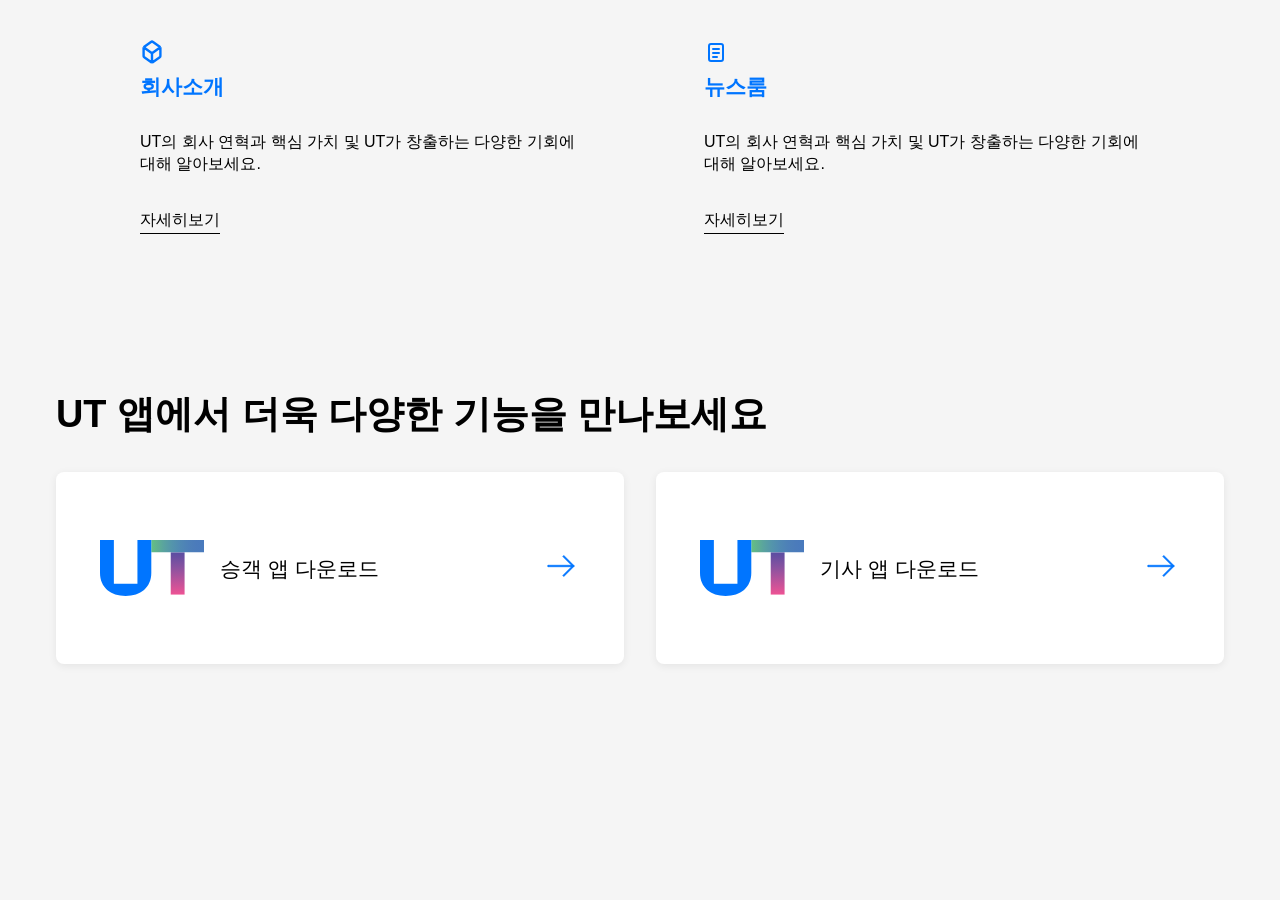
<file: src/intro-download-section/introDownloadSection.html>
<!DOCTYPE html>
<html lang="ko-KR">
  <head>
    <meta charset="UTF-8" />
    <meta name="viewport" content="width=device-width, initial-scale=1.0" />
    <link rel="stylesheet" href="/src/intro-download-section/introDownloadSection.css" />
    <link rel="stylesheet" href="/src/style.css" />
    <title></title>
  </head>
  <body>
    <div class="contents" role="group" aria-label="소개 섹션">
      <div class="info-box">
        <div class="icon-wrapper">
          <!-- SVG 아이콘 -->
          <svg width="16" height="20" viewBox="0 0 16 20" fill="none" xmlns="http://www.w3.org/2000/svg" role="img" aria-label="화살표 아이콘" focusable="false">
            <path d="M8 19V11M8 19L1.83752 14.5982C1.42695 14.305 1.22166 14.1583 1.11083 13.943C1 13.7276 1 13.4753 1 12.9708V6M8 19L14.1625 14.5982C14.573 14.305 14.7783 14.1583 14.8892 13.943C15 13.7276 15 13.4753 15 12.9708V6M8 11L1 6M8 11L15 6M1 6L6.83752 1.83034C7.39886 1.42938 7.67953 1.2289 8 1.2289C8.32047 1.2289 8.60114 1.42938 9.16248 1.83034L15 6" stroke="#0075FF" stroke-width="2" stroke-linejoin="round" />
          </svg>
        </div>
        <header>회사소개</header>
        <p>UT의 회사 연혁과 핵심 가치 및 UT가 창출하는 다양한 기회에 대해 알아보세요.</p>
        <a href="/">자세히보기</a>
      </div>

      <div class="info-box">
        <div class="icon-wrapper">
          <!-- SVG 아이콘 (복사 붙여넣기 동일) -->
          <svg width="24" height="24" viewBox="0 0 24 24" fill="none" xmlns="http://www.w3.org/2000/svg">
            <rect x="5" y="4" width="14" height="17" rx="2" stroke="#0075FF" stroke-width="2" />
            <path d="M9 9H15" stroke="#0075FF" stroke-width="2" stroke-linecap="round" />
            <path d="M9 13H15" stroke="#0075FF" stroke-width="2" stroke-linecap="round" />
            <path d="M9 17H13" stroke="#0075FF" stroke-width="2" stroke-linecap="round" />
          </svg>
        </div>
        <header>뉴스룸</header>
        <p>UT의 회사 연혁과 핵심 가치 및 UT가 창출하는 다양한 기회에 대해 알아보세요.</p>
        <a href="/">자세히보기</a>
      </div>
    </div>

    <div class="container-box">
      <div class="container">
        <h2 class="section-header">UT 앱에서 더욱 다양한 기능을 만나보세요</h2>

        <div class="download-wrapper">
          <div class="download">
            <div class="svg" aria-label="회사 로고">
              <svg width="104" height="104" viewBox="0 0 104 104" fill="none" xmlns="http://www.w3.org/2000/svg">
                <path d="M84.5873 36.3251H70.72V78.5783H84.5873V36.3251Z" fill="url(#paint0_linear_76872_925)" />
                <path d="M104 24.0594H51.3074V36.3272H104V24.0594Z" fill="url(#paint1_linear_76872_925)" />
                <path d="M37.44 24.0594V67.6728H13.8674V24.0594H0V56.7715C0 71.5583 10.7994 79.9427 25.6526 79.9427C40.5059 79.9427 51.3053 71.5583 51.3053 56.7715V24.0594H37.44Z" fill="#0075FF" />
                <defs>
                  <linearGradient id="paint0_linear_76872_925" x1="77.6533" y1="78.8854" x2="77.6533" y2="37.3241" gradientUnits="userSpaceOnUse">
                    <stop stop-color="#EF5394" />
                    <stop offset="0.65" stop-color="#8B52A0" />
                    <stop offset="1" stop-color="#5D4EA1" />
                  </linearGradient>
                  <linearGradient id="paint1_linear_76872_925" x1="51.6423" y1="30.1922" x2="103.984" y2="30.1922" gradientUnits="userSpaceOnUse">
                    <stop stop-color="#65C081" />
                    <stop offset="0.0637" stop-color="#62B68B" />
                    <stop offset="0.2224" stop-color="#5AA49E" />
                    <stop offset="0.3821" stop-color="#5495AB" />
                    <stop offset="0.5406" stop-color="#5089B3" />
                    <stop offset="0.6972" stop-color="#4D80B8" />
                    <stop offset="0.8513" stop-color="#4B7BBB" />
                    <stop offset="1" stop-color="#497ABD" />
                  </linearGradient>
                </defs>
              </svg>
            </div>
            <p>승객 앱 다운로드</p>
            <a href="/" class="icon" aria-label="다운로드 상세 페이지로 이동">
              <svg width="56" height="56" viewBox="0 0 56 56" fill="none" xmlns="http://www.w3.org/2000/svg" aria-hidden="true" focusable="false">
                <path d="M46.6666 28L47.3737 27.2929L48.0808 28L47.3737 28.7071L46.6666 28ZM11.6666 29C11.1143 29 10.6666 28.5523 10.6666 28C10.6666 27.4477 11.1143 27 11.6666 27V28V29ZM32.6666 14L33.3737 13.2929L47.3737 27.2929L46.6666 28L45.9595 28.7071L31.9595 14.7071L32.6666 14ZM46.6666 28L47.3737 28.7071L33.3737 42.7071L32.6666 42L31.9595 41.2929L45.9595 27.2929L46.6666 28ZM46.6666 28V29H11.6666V28V27H46.6666V28Z" fill="#0075FF" />
              </svg>
            </a>
          </div>

          <div class="download">
            <div class="svg" aria-label="회사 로고">
              <svg width="104" height="104" viewBox="0 0 104 104" fill="none" xmlns="http://www.w3.org/2000/svg">
                <path d="M84.5873 36.3251H70.72V78.5783H84.5873V36.3251Z" fill="url(#paint0_linear_76872_925)" />
                <path d="M104 24.0594H51.3074V36.3272H104V24.0594Z" fill="url(#paint1_linear_76872_925)" />
                <path d="M37.44 24.0594V67.6728H13.8674V24.0594H0V56.7715C0 71.5583 10.7994 79.9427 25.6526 79.9427C40.5059 79.9427 51.3053 71.5583 51.3053 56.7715V24.0594H37.44Z" fill="#0075FF" />
                <defs>
                  <linearGradient id="paint0_linear_76872_925" x1="77.6533" y1="78.8854" x2="77.6533" y2="37.3241" gradientUnits="userSpaceOnUse">
                    <stop stop-color="#EF5394" />
                    <stop offset="0.65" stop-color="#8B52A0" />
                    <stop offset="1" stop-color="#5D4EA1" />
                  </linearGradient>
                  <linearGradient id="paint1_linear_76872_925" x1="51.6423" y1="30.1922" x2="103.984" y2="30.1922" gradientUnits="userSpaceOnUse">
                    <stop stop-color="#65C081" />
                    <stop offset="0.0637" stop-color="#62B68B" />
                    <stop offset="0.2224" stop-color="#5AA49E" />
                    <stop offset="0.3821" stop-color="#5495AB" />
                    <stop offset="0.5406" stop-color="#5089B3" />
                    <stop offset="0.6972" stop-color="#4D80B8" />
                    <stop offset="0.8513" stop-color="#4B7BBB" />
                    <stop offset="1" stop-color="#497ABD" />
                  </linearGradient>
                </defs>
              </svg>
            </div>
            <p>기사 앱 다운로드</p>
            <a href="/" class="icon" aria-label="다운로드 상세 페이지로 이동">
              <svg width="56" height="56" viewBox="0 0 56 56" fill="none" xmlns="http://www.w3.org/2000/svg" aria-hidden="true" focusable="false">
                <path d="M46.6666 28L47.3737 27.2929L48.0808 28L47.3737 28.7071L46.6666 28ZM11.6666 29C11.1143 29 10.6666 28.5523 10.6666 28C10.6666 27.4477 11.1143 27 11.6666 27V28V29ZM32.6666 14L33.3737 13.2929L47.3737 27.2929L46.6666 28L45.9595 28.7071L31.9595 14.7071L32.6666 14ZM46.6666 28L47.3737 28.7071L33.3737 42.7071L32.6666 42L31.9595 41.2929L45.9595 27.2929L46.6666 28ZM46.6666 28V29H11.6666V28V27H46.6666V28Z" fill="#0075FF" />
              </svg>
            </a>
          </div>
        </div>
      </div>
    </div>
  </body>
</html>
</file>
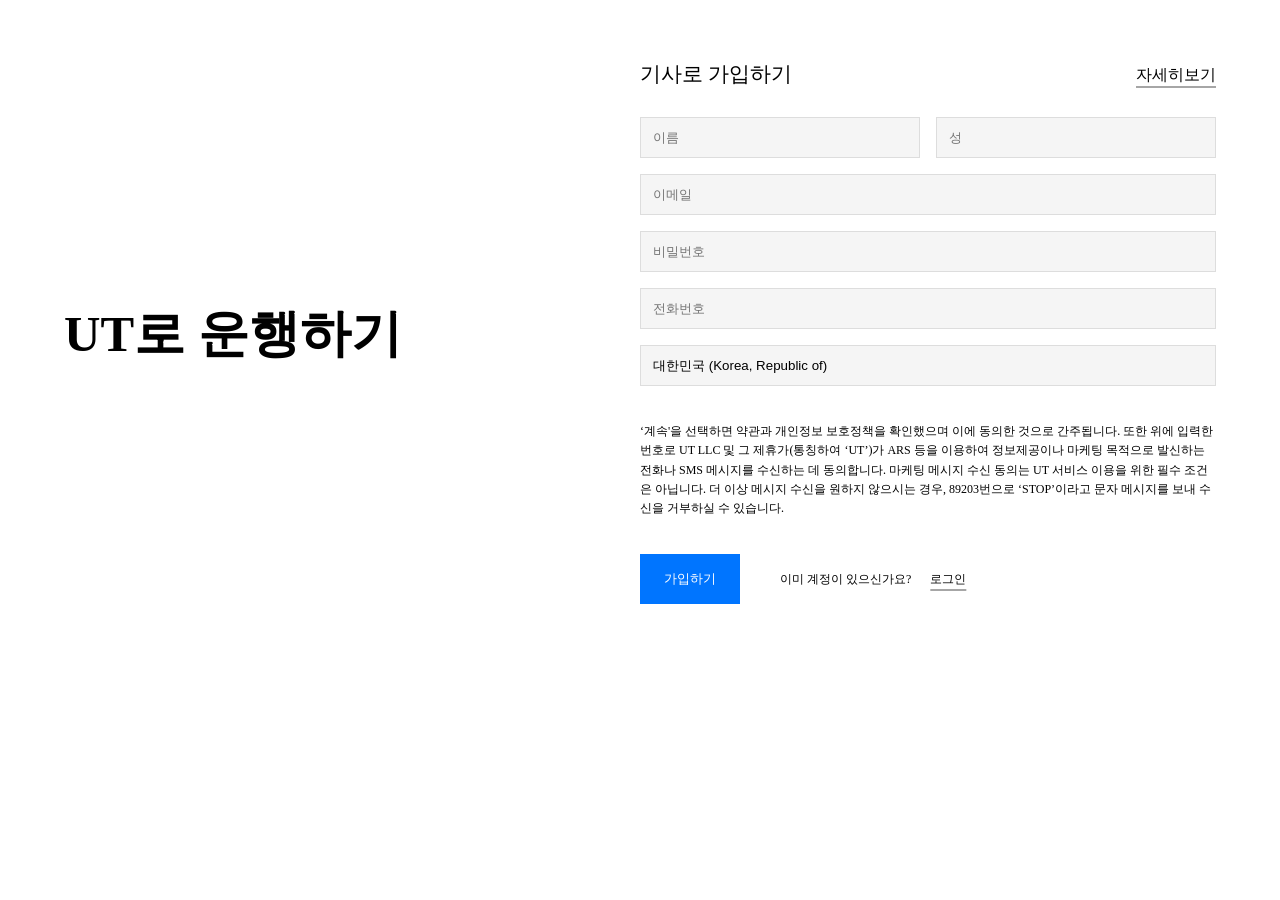
<file: src/sign-up/signUp.html>
<!DOCTYPE html>
<html lang="ko-KR">
  <head>
    <meta charset="UTF-8" />
    <meta name="viewport" content="width=device-width, initial-scale=1.0" />
    <link rel="shortcut icon" href="/public/favicon/likelion.ico" type="image/x-icon" />
    <link rel="stylesheet" href="./signUp.css" />
    <title></title>
  </head>
  <body>
    <div class="sign-up">
      <div class="container">
        <div class="wrapper-sign-up">
          <div class="left">
            <h1>UT로 운행하기</h1>
          </div>

          <div class="right">
            <div class="form-header">
              <h2>기사로 가입하기</h2>
              <a href="#" class="detail-link">자세히보기</a>
            </div>

            <form class="signup-form">
              <div class="form-row">
                <label for="firstName" class="sr-only">이름</label>
                <input type="search" id="firstName" placeholder="이름" required />

                <label for="lastName" class="sr-only">성</label>
                <input type="search" id="lastName" placeholder="성" required />
              </div>

              <label for="email" class="sr-only">이메일</label>
              <input type="email" id="email" placeholder="이메일" required />

              <label for="password" class="sr-only">비밀번호</label>
              <input type="password" id="password" placeholder="비밀번호" aria-describedby="password-error" required pattern="^(?=.*[A-Za-z])(?=.*\d)[A-Za-z\d]{8,}$" />
              <p id="password-error" class="error-msg">비밀번호는 최소 8자리, 숫자와 영문자를 포함해야 합니다.</p>

              <label for="phone" class="sr-only">전화번호</label>
              <input type="tel" id="phone" placeholder="전화번호" required />

              <label for="country" class="sr-only">국가 선택</label>
              <select name="country" required>
                <option value="">국가 선택</option>
                <option value="KR" selected>대한민국 (Korea, Republic of)</option>
                <option value="US">미국 (United States)</option>
                <option value="JP">일본 (Japan)</option>
                <option value="CN">중국 (China)</option>
              </select>

              <p class="terms">‘계속'을 선택하면 약관과 개인정보 보호정책을 확인했으며 이에 동의한 것으로 간주됩니다. 또한 위에 입력한 번호로 UT LLC 및 그 제휴가(통칭하여 ‘UT’)가 ARS 등을 이용하여 정보제공이나 마케팅 목적으로 발신하는 전화나 SMS 메시지를 수신하는 데 동의합니다. 마케팅 메시지 수신 동의는 UT 서비스 이용을 위한 필수 조건은 아닙니다. 더 이상 메시지 수신을 원하지 않으시는 경우, 89203번으로 ‘STOP’이라고 문자 메시지를 보내 수신을 거부하실 수 있습니다.</p>

              <button type="submit" class="submit-btn">가입하기</button>

              <p class="login-link">이미 계정이 있으신가요? <a href="#">로그인</a></p>
            </form>
          </div>
        </div>
      </div>
    </div>
  </body>
</html>
</file>
<file: src/intro-download-section/introDownloadSection.css>
body {
  background-color: var(--tertiary);
  font-family: 'Pretendard', sans-serif;
}

/* 다운로드 */
.container-box {
  display: flex;
  justify-content: center;

  .container {
    width: 100%;
    max-width: 1200px;
    padding: 6rem 1rem;
    box-sizing: border-box;

    .section-header {
      font-size: 2.3687rem;
      font-weight: bold;
      margin-bottom: 2rem;
    }

    .download-wrapper {
      display: flex;
      justify-content: space-between;
      gap: 2rem;

      .download {
        background-color: var(--secondary);
        box-shadow: 0 0.125rem 0.5rem rgba(0, 0, 0, 0.07);
        border-radius: 8px;
        width: 100%;
        max-width: 100%;
        display: flex;
        align-items: center;
        justify-content: space-between;
        padding: 2.75rem;
        box-sizing: border-box;
        transition: background 0.3s ease;

        &:hover {
          background: var(--tertiary);
        }

        .svg {
          flex-shrink: 0;
          width: 6.5rem;
          height: 6.5rem;
          display: flex;
          align-items: center;
          justify-content: center;
        }

        p {
          margin: 0 1rem;
          font-size: 1.3313rem;
          color: var(--contentPrimary);
          flex-grow: 1;
          text-align: left;
        }

        .icon svg {
          width: 2.5rem;
          height: 2.5rem;
          stroke: var(--primary);
        }
      }
    }
  }
}

@media (max-width: 850px) {
  .container-box {
    .container {
      padding: 0 32px;

      .section-header {
        font-size: 28px;
        white-space: nowrap;
      }

      .download-wrapper {
        flex-direction: column;
        gap: 1.5rem;

        .download {
          width: 100%;
        }
      }
    }
  }
}

@media (max-width: 500px) {
  .container-box {
    .container {
      padding: 1rem;

      .section-header {
        font-size: 21.3px;
        white-space: nowrap;
      }

      .download-wrapper {
        gap: 1rem;

        .download {
          flex-direction: row;
          align-items: center;
          width: 100%;
          height: auto;

          p {
            white-space: nowrap;
            overflow: hidden;
            text-overflow: ellipsis;
            margin: 0 1rem;
            font-size: 1rem;
          }

          .svg {
            width: 4rem;
            height: 4rem;
          }
        }
      }
    }
  }
}

/* 소개 */
.contents {
  display: flex;
  flex-flow: row nowrap;
  justify-content: center;
  gap: 4rem;
  width: 100%;
  max-width: 1200px;
  margin: 0 auto;
  font-size: 0.875rem;

  > div {
    flex: 1;
    max-width: 500px;
    display: flex;
    flex-direction: column;
    align-items: flex-start;
    gap: 0.5rem;
    padding: 2rem;
    box-sizing: border-box;

    svg {
      width: 24px;
      height: 24px;
      display: block;
    }
  }

  header {
    font-weight: 700;
    font-size: 1.3313rem;
    color: var(--primary);
    margin: 0;
  }

  p {
    font-size: 1rem;
    color: var(--contentPrimary);
    line-height: 1.4;
    white-space: normal;
    overflow: visible;
    margin: 22px 0;
  }

  a {
    margin-top: 0.25rem;
    font-size: 1rem;
    color: var(--contentPrimary);
    text-decoration: underline;
    text-underline-offset: 0.5rem;
    cursor: pointer;

    &:hover {
      color: var(--primary);
    }
  }
}

@media (max-width: 850px) {
  .contents {
    flex-direction: row;
    flex-wrap: nowrap;
    gap: 1.5rem;
    padding: 0 1rem;
  }

  .contents > div {
    flex: 0 0 50%;
    max-width: 50%;
    padding: 1rem;
  }

  .contents > div header {
    font-size: 1.25rem;
  }

  .contents > div p,
  .contents > div a {
    font-size: 1rem;
  }
}

@media (max-width: 500px) {
  .contents {
    flex-direction: column;
    align-items: stretch;
    flex-wrap: wrap;
    gap: 1rem;

    > div {
      flex: 1 1 100%;
      max-width: 100%;
      width: 100%;
      padding: 1rem;
    }
  }
}
</file>
<file: src/style.css>
:root {
  /* Color */
  --primary: #0075ff;
  --secondary: #ffffff;
  --tertiary: #f5f5f5;
  --accent: #276ef1;
  --negative: #e11900;
  --warning: #ffc043;
  --positive: #048848;

  --contentPrimary: #000000;
  --contentSecondary: #6b6b6b;
  --contentTertiary: #a6a6a6;

  --borderTransparent: #898989;
  --borderOpaque: #898989;
  --positiveTransparent: rgba(4, 136, 72, 0.1);
  --negativeTransparent: rgba(225, 25, 0, 0.1);

  /* font */
  --base-font-family: 'Pretendard Variable', sans-serif;
}
</file>
<file: src/sign-up/signUp.css>
@import url(./../style.css);
@import url(./../style/reset.css);
@import url(./../style/base.css);

.sign-up {
  .container {
    max-width: 100%;
    height: 733;
    padding: 64px;
    margin: 0 auto;
    gap: 2rem;
    max-width: 1280px;
  }

  .wrapper-sign-up {
    display: flex;
    justify-content: center;
  }

  a {
    color: var(--contentPrimary);
    text-decoration: underline;
    text-decoration-color: var(--contentTertiary);
    text-underline-offset: 6px;
    text-decoration-thickness: 2px;

    &:hover {
      text-decoration-color: var(--borderOpaque);
    }
  }

  .left {
    flex: 1;
    display: flex;
    justify-content: left;
    align-items: center;

    h1 {
      font-size: 3.1563rem;
      font-weight: 600;
    }
  }

  .right {
    flex: 1;
    align-items: center;
    width: 582px;

    .form-header {
      display: flex;
      justify-content: space-between;
      align-items: center;
      margin-bottom: 1rem;
    }

    h2 {
      display: inline-block;
      font-size: 1.3313rem;
      font-weight: 500;
    }

    .detail-link {
      font-size: 1rem;
    }

    .signup-form {
      .form-row {
        display: flex;
        gap: 1rem;
      }

      .form-row input {
        flex: 1;
      }

      input,
      select {
        width: 100%;
        padding: 12px;
        box-sizing: border-box;
        border: 1px solid #ddd;
        margin-top: 1rem;
        background-color: var(--tertiary);
      }
    }

    select {
      appearance: none;
    }

    /* 기본 에러 메시지 숨김 */
    .error-msg {
      color: var(--negative);
      display: none;
      font-size: 0.75rem;
      margin-top: 4px;
    }

    /* 값이 입력되었고, invalid일 때만 에러 메시지 표시 */
    input:invalid:not(:placeholder-shown) + .error-msg {
      display: block;
    }

    /* valid 상태일 때 입력 박스 색상 */
    input:valid {
      border-color: var(--positive);
      background-color: var(--positiveTransparent);
    }

    /* invalid 상태일 때 입력 박스 색상 (값이 있을 때만) */
    input:invalid:not(:placeholder-shown) {
      border-color: var(--negative);
      background-color: var(--negativeTransparent);
    }

    p {
      font-size: 0.75rem;
    }

    .terms {
      margin: 36px 0;
      line-height: 1.6;
    }

    .submit-btn {
      padding: 16px 24px;
      background: var(--primary);
      border: 0 none;
      color: var(--secondary);
      margin-right: 36px;

      &:hover {
        opacity: 0.9;
      }
    }

    .login-link {
      display: inline;

      a {
        margin-left: 1rem;
      }
    }
  }

  @media (max-width: 850px) {
    .wrapper-sign-up {
      flex-direction: column;
    }

    .left {
      display: block;
      margin-bottom: 1rem;

      h1 {
        font-size: 1.775rem;
        margin-bottom: 20px;
      }
    }

    .right {
      width: 100%;
      max-width: 100%;
    }

    .container {
      padding: 32px;
    }
  }

  @media (max-width: 500px) {
    .wrapper-sign-up {
      flex-direction: column;
    }

    .left {
      display: block;
      margin-bottom: 1rem;

      h1 {
        font-size: 1.775rem;
        margin-bottom: 20px;
      }
    }

    .right {
      width: 100%;
      max-width: 100%;
    }

    .container {
      padding: 24px;
    }
  }
}
</file>
